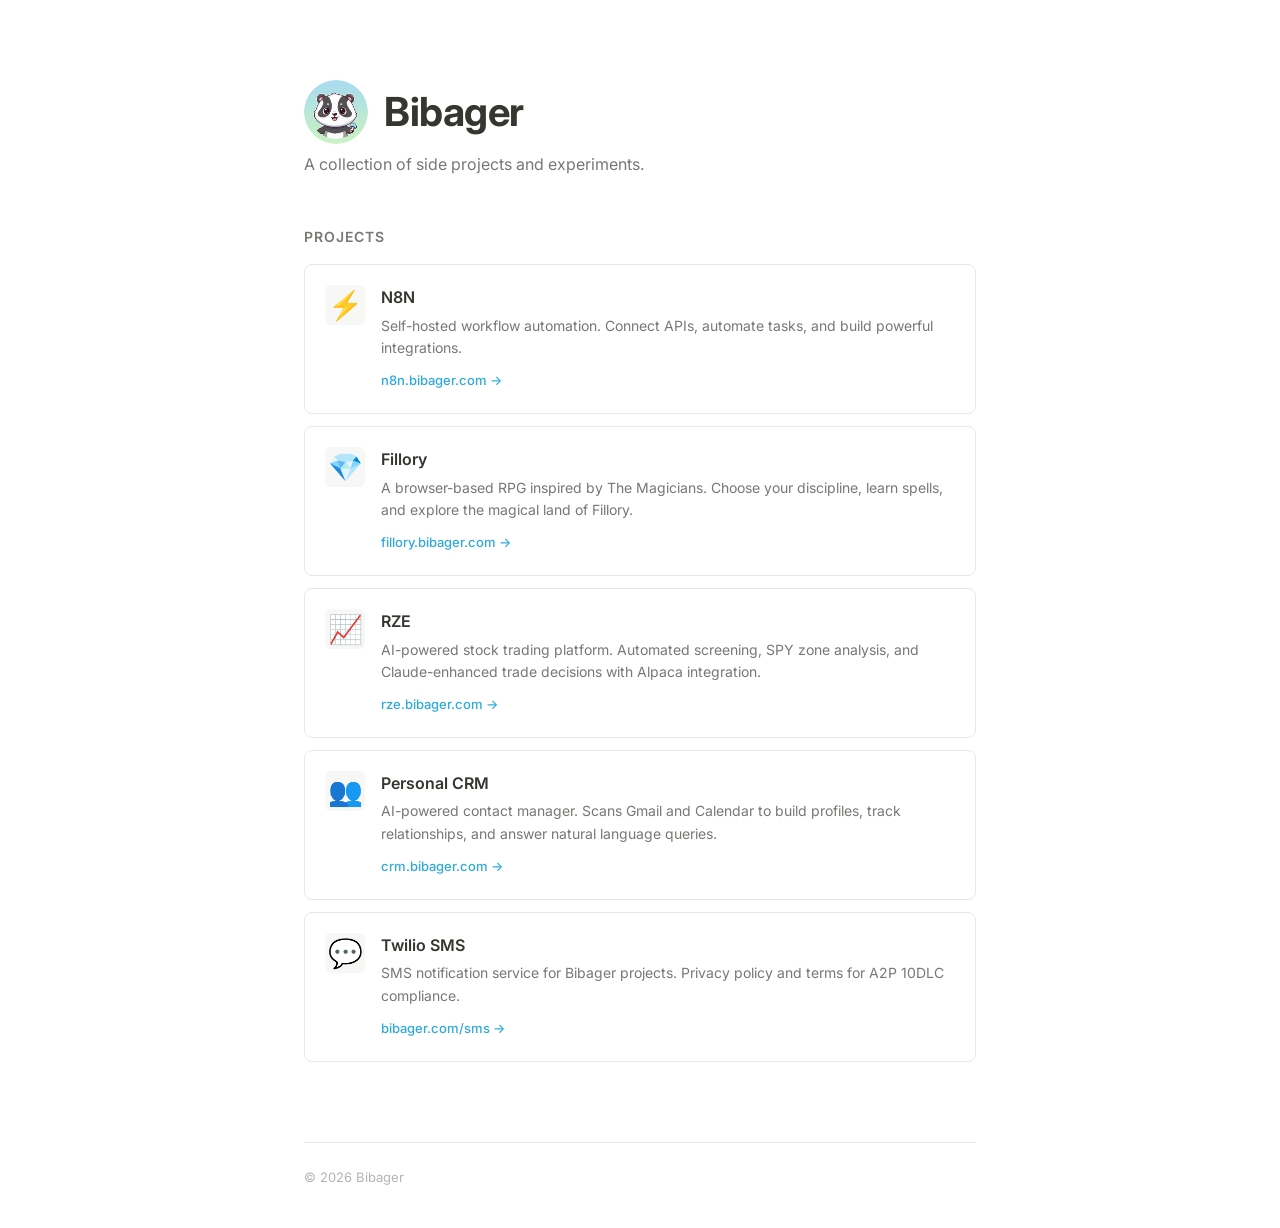
<file: index.html>
<!DOCTYPE html>
<html lang="en">
<head>
    <meta charset="UTF-8">
    <meta name="viewport" content="width=device-width, initial-scale=1.0">
    <title>Bibager - Side Projects Hub</title>
    <link rel="preconnect" href="https://fonts.googleapis.com">
    <link rel="preconnect" href="https://fonts.gstatic.com" crossorigin>
    <link href="https://fonts.googleapis.com/css2?family=Inter:wght@400;500;600;700&display=swap" rel="stylesheet">
    <link rel="stylesheet" href="style.css">
</head>
<body>
    <div class="container">
        <header>
            <div class="header-title">
                <img src="mascot.png" alt="Bibager mascot" class="mascot">
                <h1>Bibager</h1>
            </div>
            <p class="subtitle">A collection of side projects and experiments.</p>
        </header>

        <section class="projects">
            <h2>Projects</h2>
            <div class="project-grid">

                <a href="https://n8n.bibager.com" class="project-card" target="_blank">
                    <div class="card-icon">&#9889;</div>
                    <div class="card-content">
                        <h3>N8N</h3>
                        <p>Self-hosted workflow automation. Connect APIs, automate tasks, and build powerful integrations.</p>
                        <span class="card-link">n8n.bibager.com &rarr;</span>
                    </div>
                </a>

                <a href="https://fillory.bibager.com" class="project-card" target="_blank">
                    <div class="card-icon">&#128142;</div>
                    <div class="card-content">
                        <h3>Fillory</h3>
                        <p>A browser-based RPG inspired by The Magicians. Choose your discipline, learn spells, and explore the magical land of Fillory.</p>
                        <span class="card-link">fillory.bibager.com &rarr;</span>
                    </div>
                </a>

                <a href="https://rze.bibager.com" class="project-card" target="_blank">
                    <div class="card-icon">&#128200;</div>
                    <div class="card-content">
                        <h3>RZE</h3>
                        <p>AI-powered stock trading platform. Automated screening, SPY zone analysis, and Claude-enhanced trade decisions with Alpaca integration.</p>
                        <span class="card-link">rze.bibager.com &rarr;</span>
                    </div>
                </a>

                <a href="https://crm.bibager.com" class="project-card" target="_blank">
                    <div class="card-icon">&#128101;</div>
                    <div class="card-content">
                        <h3>Personal CRM</h3>
                        <p>AI-powered contact manager. Scans Gmail and Calendar to build profiles, track relationships, and answer natural language queries.</p>
                        <span class="card-link">crm.bibager.com &rarr;</span>
                    </div>
                </a>

                <a href="sms/" class="project-card">
                    <div class="card-icon">&#128172;</div>
                    <div class="card-content">
                        <h3>Twilio SMS</h3>
                        <p>SMS notification service for Bibager projects. Privacy policy and terms for A2P 10DLC compliance.</p>
                        <span class="card-link">bibager.com/sms &rarr;</span>
                    </div>
                </a>

            </div>
        </section>

        <footer>
            <p>&copy; 2026 Bibager</p>
        </footer>
    </div>
</body>
</html>
</file>
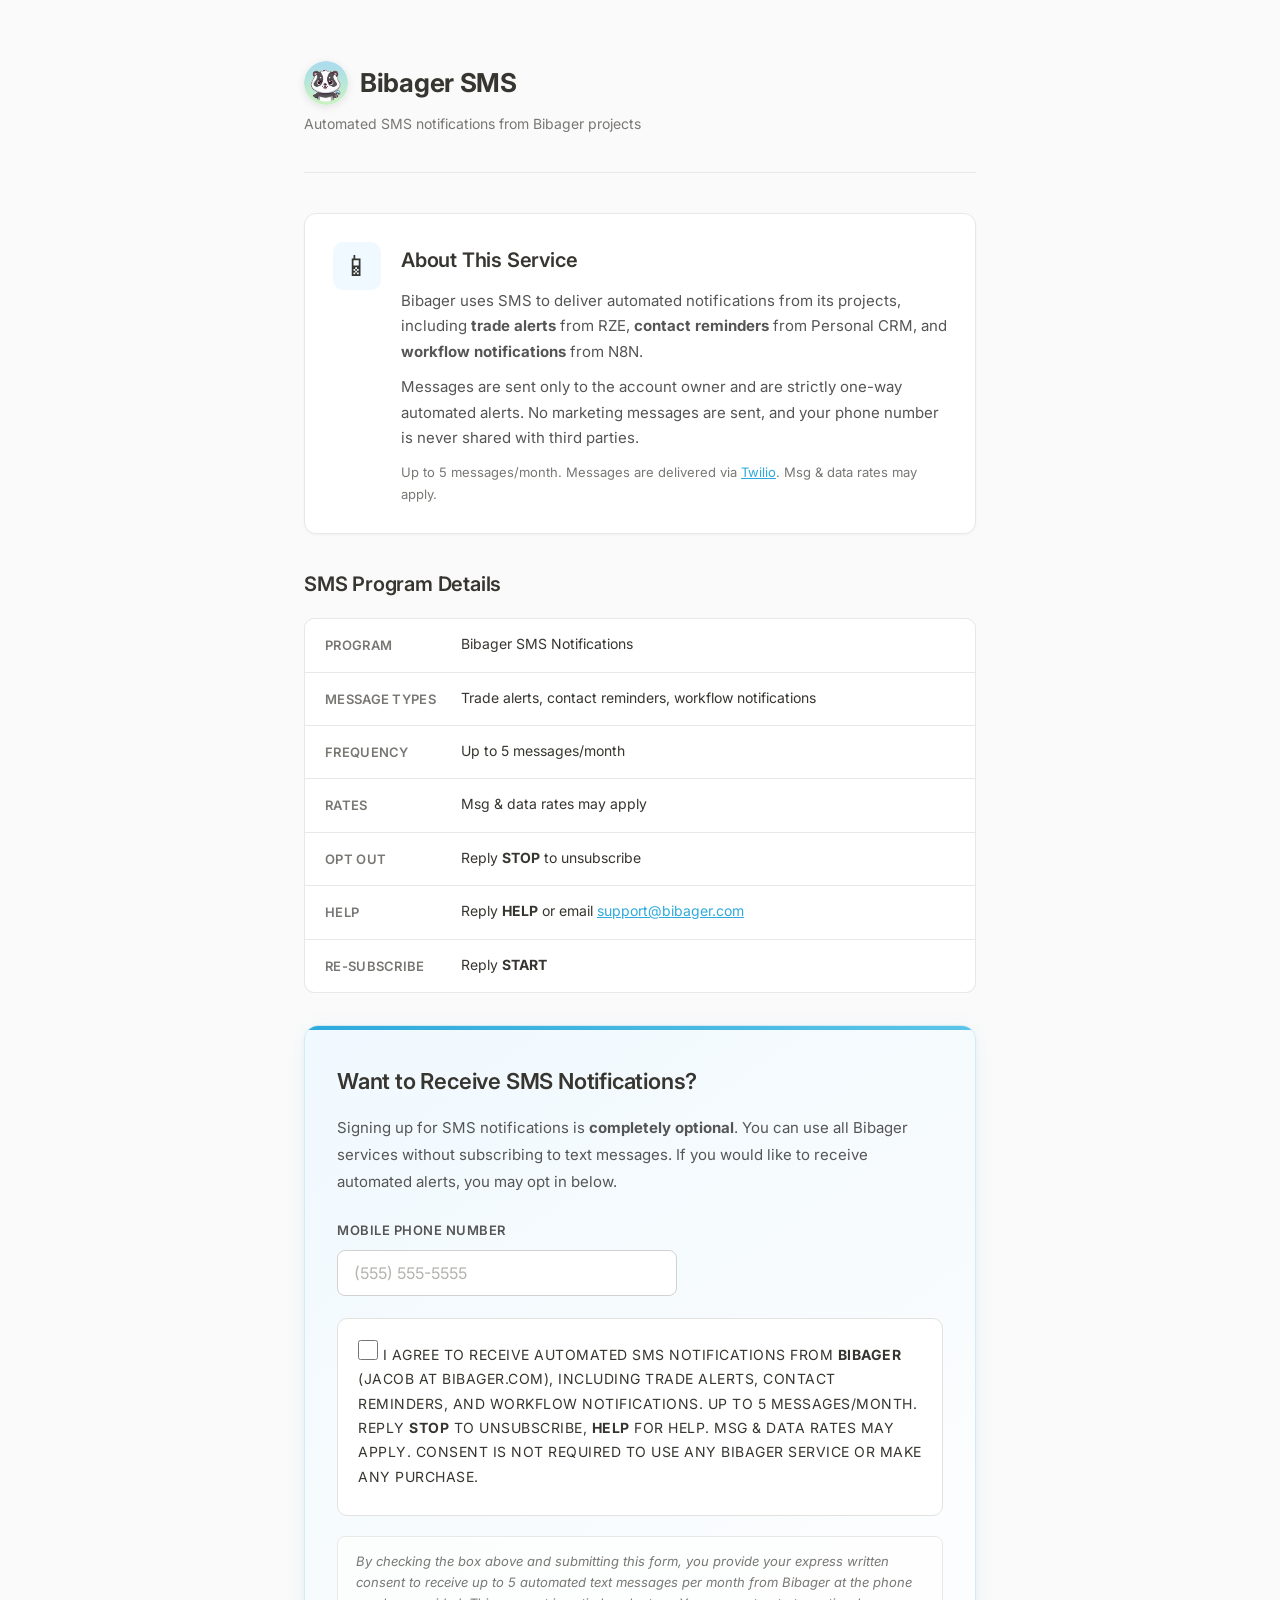
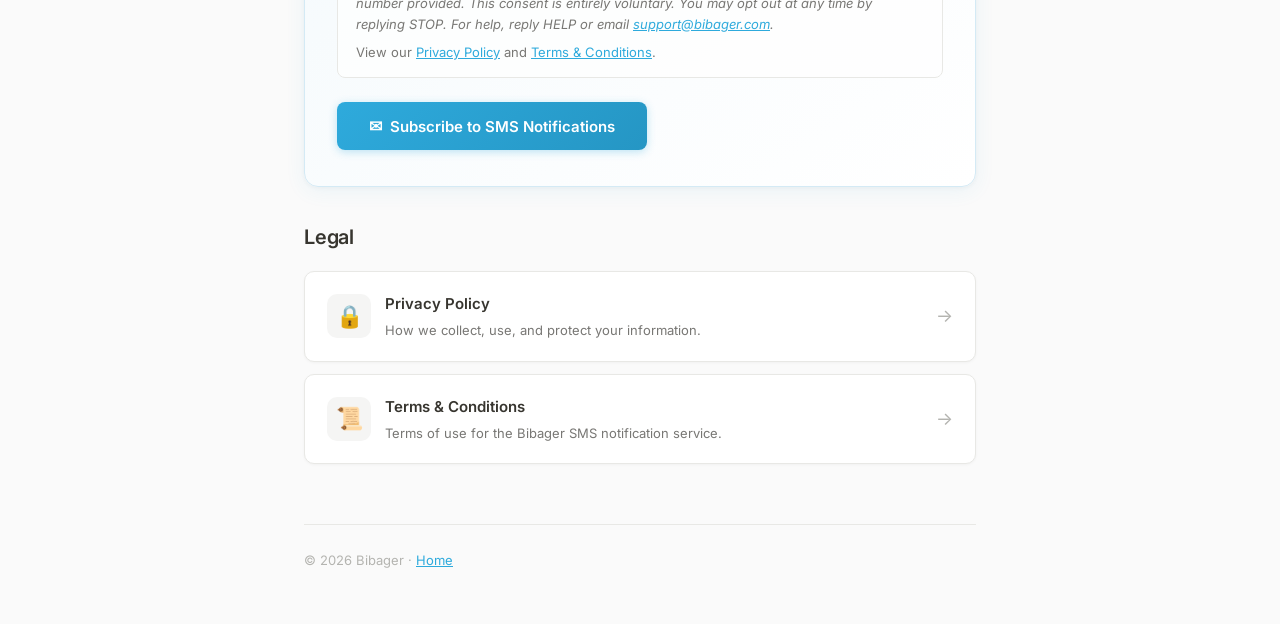
<file: sms/index.html>
<!DOCTYPE html>
<html lang="en">
<head>
    <meta charset="UTF-8">
    <meta name="viewport" content="width=device-width, initial-scale=1.0">
    <title>Bibager SMS Notifications</title>
    <link rel="preconnect" href="https://fonts.googleapis.com">
    <link rel="preconnect" href="https://fonts.gstatic.com" crossorigin>
    <link href="https://fonts.googleapis.com/css2?family=Inter:wght@400;500;600;700&display=swap" rel="stylesheet">
    <link rel="stylesheet" href="sms-style.css?v=3">
</head>
<body>
    <div class="container">
        <header>
            <div class="header-title">
                <a href="/">
                    <img src="../mascot.png" alt="Bibager mascot" class="mascot">
                    <h1>Bibager SMS</h1>
                </a>
            </div>
            <p class="subtitle">Automated SMS notifications from Bibager projects</p>
        </header>

        <section class="about-section">
            <div class="about-icon">&#x1F4F1;&#xFE0E;</div>
            <div class="about-content">
                <h2>About This Service</h2>
                <p>Bibager uses SMS to deliver automated notifications from its projects, including <strong>trade alerts</strong> from RZE, <strong>contact reminders</strong> from Personal CRM, and <strong>workflow notifications</strong> from N8N.</p>
                <p>Messages are sent only to the account owner and are strictly one-way automated alerts. No marketing messages are sent, and your phone number is never shared with third parties.</p>
                <p class="twilio-note">Up to 5 messages/month. Messages are delivered via <a href="https://www.twilio.com" target="_blank">Twilio</a>. Msg &amp; data rates may apply.</p>
            </div>
        </section>

        <section class="program-details">
            <h2>SMS Program Details</h2>
            <div class="details-grid">
                <div class="detail-item">
                    <span class="detail-label">Program</span>
                    <span class="detail-value">Bibager SMS Notifications</span>
                </div>
                <div class="detail-item">
                    <span class="detail-label">Message Types</span>
                    <span class="detail-value">Trade alerts, contact reminders, workflow notifications</span>
                </div>
                <div class="detail-item">
                    <span class="detail-label">Frequency</span>
                    <span class="detail-value">Up to 5 messages/month</span>
                </div>
                <div class="detail-item">
                    <span class="detail-label">Rates</span>
                    <span class="detail-value">Msg &amp; data rates may apply</span>
                </div>
                <div class="detail-item">
                    <span class="detail-label">Opt Out</span>
                    <span class="detail-value">Reply <strong>STOP</strong> to unsubscribe</span>
                </div>
                <div class="detail-item">
                    <span class="detail-label">Help</span>
                    <span class="detail-value">Reply <strong>HELP</strong> or email <a href="mailto:support@bibager.com">support@bibager.com</a></span>
                </div>
                <div class="detail-item">
                    <span class="detail-label">Re-subscribe</span>
                    <span class="detail-value">Reply <strong>START</strong></span>
                </div>
            </div>
        </section>

        <!-- Optional Opt-In Consent Form -->
        <div class="opt-in-section">
            <div class="opt-in-header">
                <h2>Want to Receive SMS Notifications?</h2>
                <p>Signing up for SMS notifications is <strong>completely optional</strong>. You can use all Bibager services without subscribing to text messages. If you would like to receive automated alerts, you may opt in below.</p>
            </div>

            <form class="opt-in-form" action="#" method="POST">
                <div class="form-group">
                    <label for="phone">Mobile Phone Number</label>
                    <input type="tel" id="phone" name="phone" placeholder="(555) 555-5555">
                </div>

                <div class="form-group consent-group">
                    <label class="checkbox-label">
                        <input type="checkbox" id="sms-consent" name="sms_consent">
                        <span class="consent-text">I agree to receive automated SMS notifications from <strong>Bibager</strong> (Jacob at bibager.com), including trade alerts, contact reminders, and workflow notifications. Up to 5 messages/month. Reply <strong>STOP</strong> to unsubscribe, <strong>HELP</strong> for help. Msg &amp; data rates may apply. Consent is not required to use any Bibager service or make any purchase.</span>
                    </label>
                </div>

                <div class="form-disclosures">
                    <p>By checking the box above and submitting this form, you provide your express written consent to receive up to 5 automated text messages per month from Bibager at the phone number provided. This consent is entirely voluntary. You may opt out at any time by replying STOP. For help, reply HELP or email <a href="mailto:support@bibager.com">support@bibager.com</a>.</p>
                    <p>View our <a href="privacy-policy.html">Privacy Policy</a> and <a href="terms-and-conditions.html">Terms &amp; Conditions</a>.</p>
                </div>

                <button type="submit" class="opt-in-button">
                    <span class="btn-icon">&#x2709;&#xFE0E;</span>
                    Subscribe to SMS Notifications
                </button>
            </form>
        </div>

        <section class="legal-section">
            <h2>Legal</h2>
            <div class="page-links">
                <a href="privacy-policy.html" class="page-link">
                    <span class="page-link-icon">&#128274;</span>
                    <div class="page-link-text">
                        <h3>Privacy Policy</h3>
                        <p>How we collect, use, and protect your information.</p>
                    </div>
                    <span class="page-link-arrow">&rarr;</span>
                </a>
                <a href="terms-and-conditions.html" class="page-link">
                    <span class="page-link-icon">&#128220;</span>
                    <div class="page-link-text">
                        <h3>Terms &amp; Conditions</h3>
                        <p>Terms of use for the Bibager SMS notification service.</p>
                    </div>
                    <span class="page-link-arrow">&rarr;</span>
                </a>
            </div>
        </section>

        <footer>
            <p>&copy; 2026 Bibager &middot; <a href="/">Home</a></p>
        </footer>
    </div>
</body>
</html>
</file>
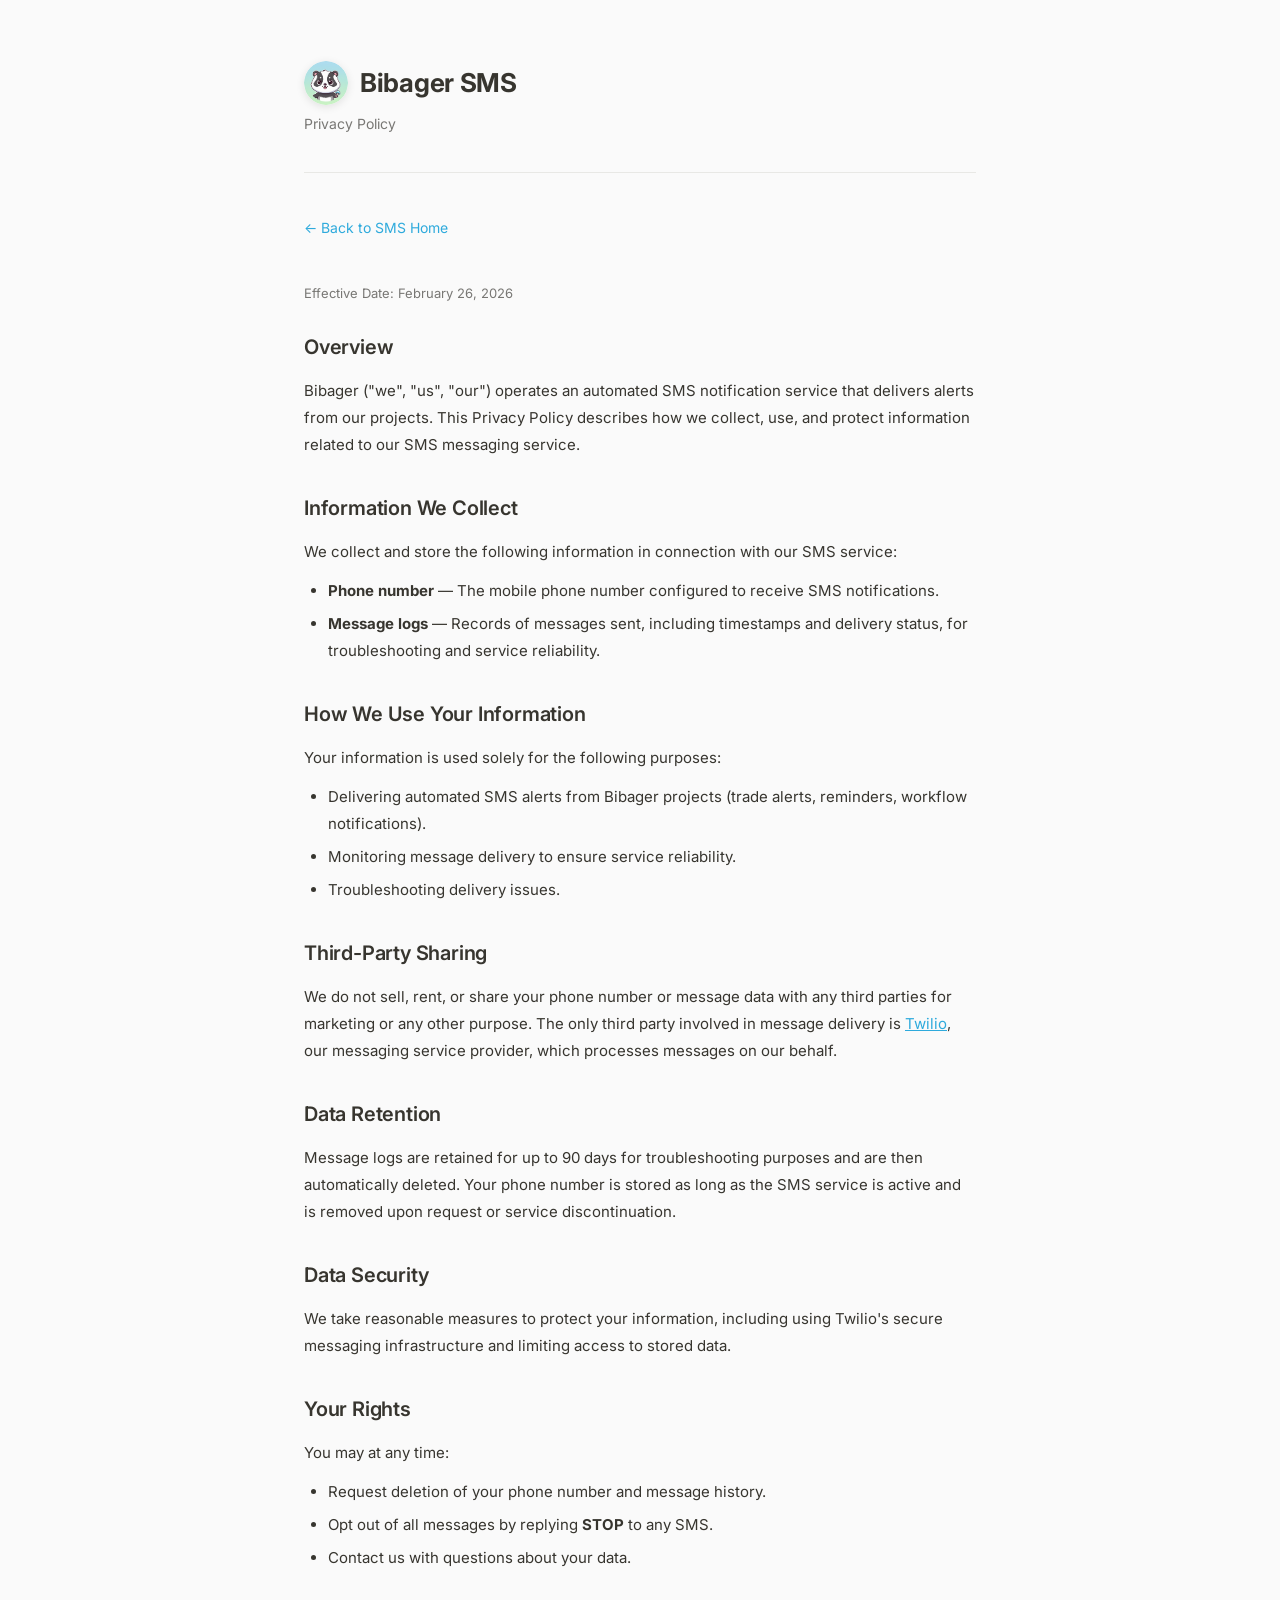
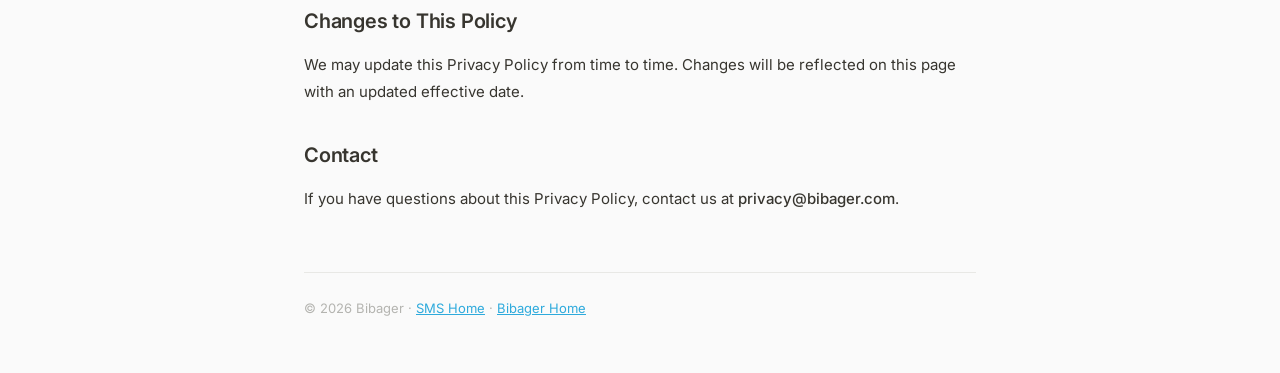
<file: sms/privacy-policy.html>
<!DOCTYPE html>
<html lang="en">
<head>
    <meta charset="UTF-8">
    <meta name="viewport" content="width=device-width, initial-scale=1.0">
    <title>Privacy Policy - Bibager SMS</title>
    <link rel="preconnect" href="https://fonts.googleapis.com">
    <link rel="preconnect" href="https://fonts.gstatic.com" crossorigin>
    <link href="https://fonts.googleapis.com/css2?family=Inter:wght@400;500;600;700&display=swap" rel="stylesheet">
    <link rel="stylesheet" href="sms-style.css?v=3">
</head>
<body>
    <div class="container">
        <header>
            <div class="header-title">
                <a href="/">
                    <img src="../mascot.png" alt="Bibager mascot" class="mascot">
                    <h1>Bibager SMS</h1>
                </a>
            </div>
            <p class="subtitle">Privacy Policy</p>
        </header>

        <nav>
            <a href="index.html">&larr; Back to SMS Home</a>
        </nav>

        <p class="effective-date">Effective Date: February 26, 2026</p>

        <h2>Overview</h2>
        <p>Bibager ("we", "us", "our") operates an automated SMS notification service that delivers alerts from our projects. This Privacy Policy describes how we collect, use, and protect information related to our SMS messaging service.</p>

        <h2>Information We Collect</h2>
        <p>We collect and store the following information in connection with our SMS service:</p>
        <ul>
            <li><strong>Phone number</strong> — The mobile phone number configured to receive SMS notifications.</li>
            <li><strong>Message logs</strong> — Records of messages sent, including timestamps and delivery status, for troubleshooting and service reliability.</li>
        </ul>

        <h2>How We Use Your Information</h2>
        <p>Your information is used solely for the following purposes:</p>
        <ul>
            <li>Delivering automated SMS alerts from Bibager projects (trade alerts, reminders, workflow notifications).</li>
            <li>Monitoring message delivery to ensure service reliability.</li>
            <li>Troubleshooting delivery issues.</li>
        </ul>

        <h2>Third-Party Sharing</h2>
        <p>We do not sell, rent, or share your phone number or message data with any third parties for marketing or any other purpose. The only third party involved in message delivery is <a href="https://www.twilio.com/legal/privacy" target="_blank">Twilio</a>, our messaging service provider, which processes messages on our behalf.</p>

        <h2>Data Retention</h2>
        <p>Message logs are retained for up to 90 days for troubleshooting purposes and are then automatically deleted. Your phone number is stored as long as the SMS service is active and is removed upon request or service discontinuation.</p>

        <h2>Data Security</h2>
        <p>We take reasonable measures to protect your information, including using Twilio's secure messaging infrastructure and limiting access to stored data.</p>

        <h2>Your Rights</h2>
        <p>You may at any time:</p>
        <ul>
            <li>Request deletion of your phone number and message history.</li>
            <li>Opt out of all messages by replying <strong>STOP</strong> to any SMS.</li>
            <li>Contact us with questions about your data.</li>
        </ul>

        <h2>Changes to This Policy</h2>
        <p>We may update this Privacy Policy from time to time. Changes will be reflected on this page with an updated effective date.</p>

        <h2>Contact</h2>
        <p>If you have questions about this Privacy Policy, contact us at <span class="contact-email">privacy@bibager.com</span>.</p>

        <footer>
            <p>&copy; 2026 Bibager &middot; <a href="index.html">SMS Home</a> &middot; <a href="/">Bibager Home</a></p>
        </footer>
    </div>
</body>
</html>
</file>
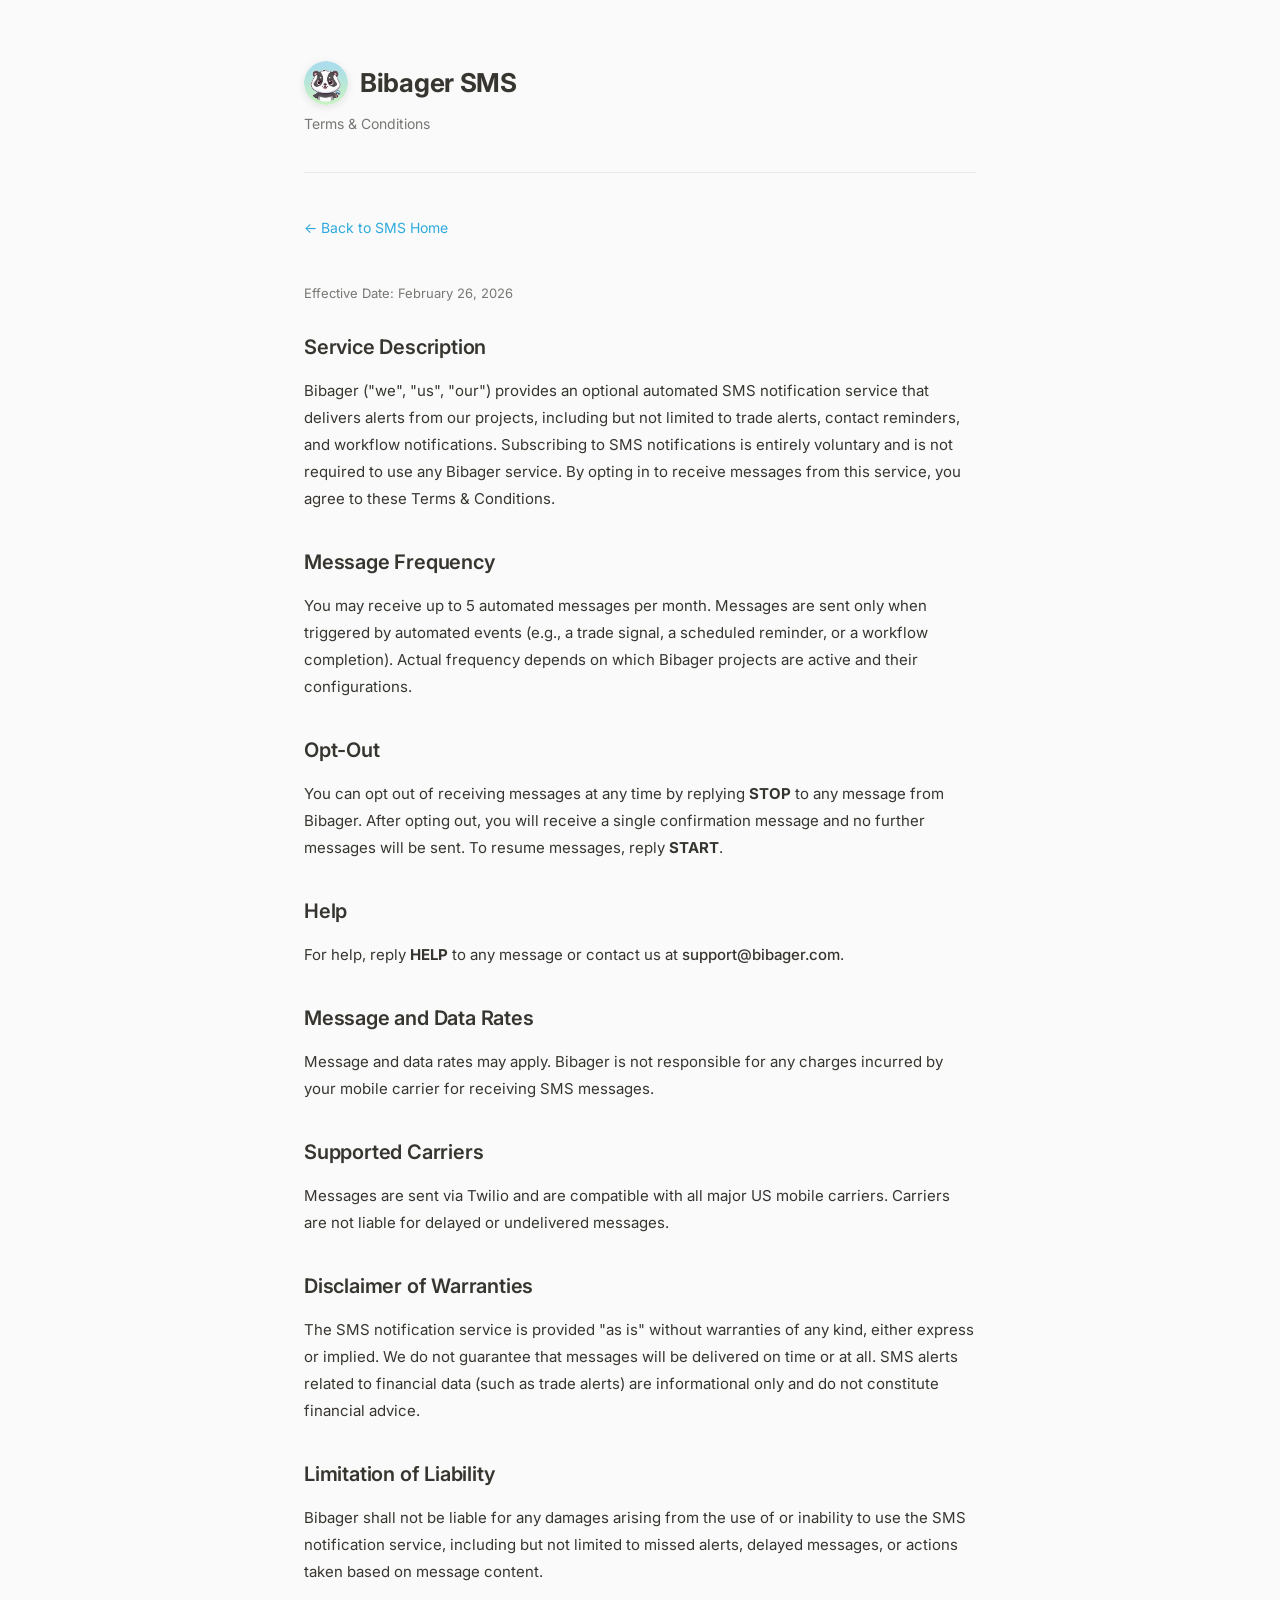
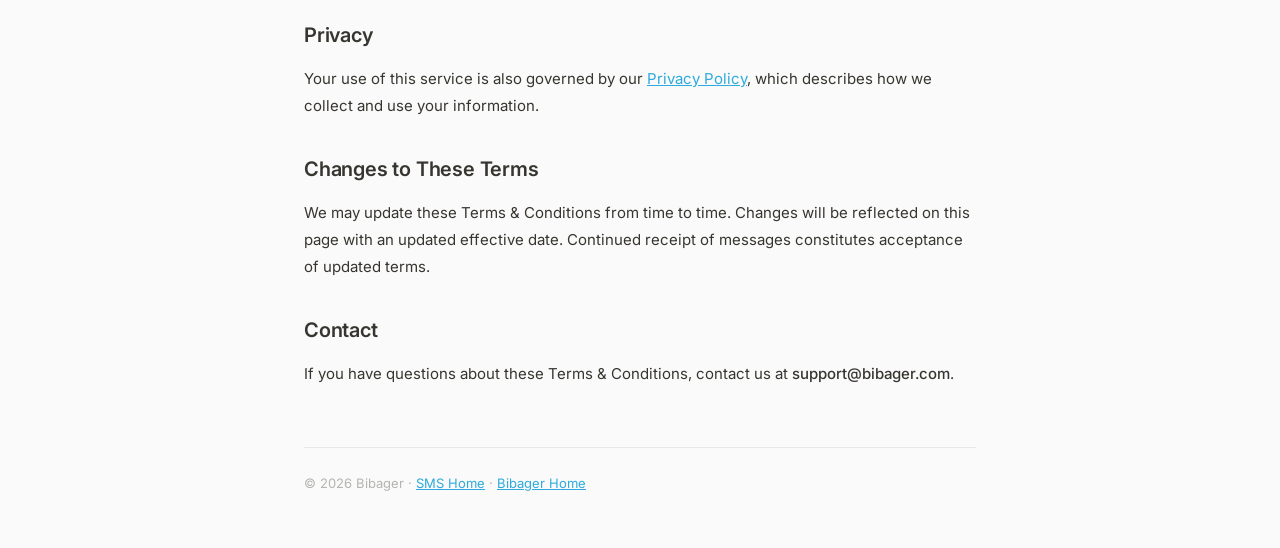
<file: sms/terms-and-conditions.html>
<!DOCTYPE html>
<html lang="en">
<head>
    <meta charset="UTF-8">
    <meta name="viewport" content="width=device-width, initial-scale=1.0">
    <title>Terms &amp; Conditions - Bibager SMS</title>
    <link rel="preconnect" href="https://fonts.googleapis.com">
    <link rel="preconnect" href="https://fonts.gstatic.com" crossorigin>
    <link href="https://fonts.googleapis.com/css2?family=Inter:wght@400;500;600;700&display=swap" rel="stylesheet">
    <link rel="stylesheet" href="sms-style.css?v=3">
</head>
<body>
    <div class="container">
        <header>
            <div class="header-title">
                <a href="/">
                    <img src="../mascot.png" alt="Bibager mascot" class="mascot">
                    <h1>Bibager SMS</h1>
                </a>
            </div>
            <p class="subtitle">Terms &amp; Conditions</p>
        </header>

        <nav>
            <a href="index.html">&larr; Back to SMS Home</a>
        </nav>

        <p class="effective-date">Effective Date: February 26, 2026</p>

        <h2>Service Description</h2>
        <p>Bibager ("we", "us", "our") provides an optional automated SMS notification service that delivers alerts from our projects, including but not limited to trade alerts, contact reminders, and workflow notifications. Subscribing to SMS notifications is entirely voluntary and is not required to use any Bibager service. By opting in to receive messages from this service, you agree to these Terms &amp; Conditions.</p>

        <h2>Message Frequency</h2>
        <p>You may receive up to 5 automated messages per month. Messages are sent only when triggered by automated events (e.g., a trade signal, a scheduled reminder, or a workflow completion). Actual frequency depends on which Bibager projects are active and their configurations.</p>

        <h2>Opt-Out</h2>
        <p>You can opt out of receiving messages at any time by replying <strong>STOP</strong> to any message from Bibager. After opting out, you will receive a single confirmation message and no further messages will be sent. To resume messages, reply <strong>START</strong>.</p>

        <h2>Help</h2>
        <p>For help, reply <strong>HELP</strong> to any message or contact us at <span class="contact-email">support@bibager.com</span>.</p>

        <h2>Message and Data Rates</h2>
        <p>Message and data rates may apply. Bibager is not responsible for any charges incurred by your mobile carrier for receiving SMS messages.</p>

        <h2>Supported Carriers</h2>
        <p>Messages are sent via Twilio and are compatible with all major US mobile carriers. Carriers are not liable for delayed or undelivered messages.</p>

        <h2>Disclaimer of Warranties</h2>
        <p>The SMS notification service is provided "as is" without warranties of any kind, either express or implied. We do not guarantee that messages will be delivered on time or at all. SMS alerts related to financial data (such as trade alerts) are informational only and do not constitute financial advice.</p>

        <h2>Limitation of Liability</h2>
        <p>Bibager shall not be liable for any damages arising from the use of or inability to use the SMS notification service, including but not limited to missed alerts, delayed messages, or actions taken based on message content.</p>

        <h2>Privacy</h2>
        <p>Your use of this service is also governed by our <a href="privacy-policy.html">Privacy Policy</a>, which describes how we collect and use your information.</p>

        <h2>Changes to These Terms</h2>
        <p>We may update these Terms &amp; Conditions from time to time. Changes will be reflected on this page with an updated effective date. Continued receipt of messages constitutes acceptance of updated terms.</p>

        <h2>Contact</h2>
        <p>If you have questions about these Terms &amp; Conditions, contact us at <span class="contact-email">support@bibager.com</span>.</p>

        <footer>
            <p>&copy; 2026 Bibager &middot; <a href="index.html">SMS Home</a> &middot; <a href="/">Bibager Home</a></p>
        </footer>
    </div>
</body>
</html>
</file>
<file: style.css>
* {
    margin: 0;
    padding: 0;
    box-sizing: border-box;
}

body {
    font-family: 'Inter', -apple-system, BlinkMacSystemFont, 'Segoe UI', sans-serif;
    background-color: #ffffff;
    color: #37352f;
    line-height: 1.6;
    -webkit-font-smoothing: antialiased;
}

.container {
    max-width: 720px;
    margin: 0 auto;
    padding: 80px 24px 40px;
}

header {
    margin-bottom: 48px;
}

.header-title {
    display: flex;
    align-items: center;
    gap: 16px;
    margin-bottom: 8px;
}

.mascot {
    width: 64px;
    height: 64px;
    border-radius: 50%;
    object-fit: cover;
    flex-shrink: 0;
}

header h1 {
    font-size: 40px;
    font-weight: 700;
    letter-spacing: -0.5px;
    margin-bottom: 0;
}

.subtitle {
    font-size: 16px;
    color: #787774;
}

.projects h2 {
    font-size: 14px;
    font-weight: 600;
    text-transform: uppercase;
    letter-spacing: 1px;
    color: #787774;
    margin-bottom: 16px;
}

.project-grid {
    display: flex;
    flex-direction: column;
    gap: 12px;
}

.project-card {
    display: flex;
    align-items: flex-start;
    gap: 16px;
    padding: 20px;
    border: 1px solid #e8e8e5;
    border-radius: 8px;
    text-decoration: none;
    color: inherit;
    transition: background-color 0.15s ease, box-shadow 0.15s ease;
}

a.project-card:hover {
    background-color: #fafafa;
    box-shadow: 0 1px 3px rgba(0, 0, 0, 0.04);
}

.project-card.coming-soon {
    opacity: 0.55;
    border-style: dashed;
}

.card-icon {
    font-size: 28px;
    line-height: 1;
    flex-shrink: 0;
    width: 40px;
    height: 40px;
    display: flex;
    align-items: center;
    justify-content: center;
    background: #f7f7f5;
    border-radius: 6px;
}

.card-content h3 {
    font-size: 16px;
    font-weight: 600;
    margin-bottom: 4px;
}

.card-content p {
    font-size: 14px;
    color: #787774;
    margin-bottom: 8px;
}

.card-link {
    font-size: 13px;
    font-weight: 500;
    color: #2eaadc;
}

footer {
    margin-top: 80px;
    padding-top: 24px;
    border-top: 1px solid #e8e8e5;
}

footer p {
    font-size: 13px;
    color: #b4b4b0;
}

@media (max-width: 480px) {
    .container {
        padding: 48px 16px 32px;
    }

    .mascot {
        width: 48px;
        height: 48px;
    }

    header h1 {
        font-size: 32px;
    }

    .project-card {
        padding: 16px;
    }
}
</file>
<file: sms/sms-style.css>
* {
    margin: 0;
    padding: 0;
    box-sizing: border-box;
}

body {
    font-family: 'Inter', -apple-system, BlinkMacSystemFont, 'Segoe UI', sans-serif;
    background-color: #fafafa;
    color: #37352f;
    line-height: 1.8;
    -webkit-font-smoothing: antialiased;
}

.container {
    max-width: 720px;
    margin: 0 auto;
    padding: 60px 24px 40px;
}

/* Header */
header {
    margin-bottom: 40px;
    padding-bottom: 24px;
    border-bottom: 1px solid #e8e8e5;
}

.header-title {
    display: flex;
    align-items: center;
    gap: 12px;
    margin-bottom: 4px;
}

.header-title a {
    display: flex;
    align-items: center;
    gap: 12px;
    text-decoration: none;
    color: inherit;
}

.mascot {
    width: 44px;
    height: 44px;
    border-radius: 50%;
    object-fit: cover;
    flex-shrink: 0;
    box-shadow: 0 2px 8px rgba(0, 0, 0, 0.1);
}

header h1 {
    font-size: 26px;
    font-weight: 700;
    letter-spacing: -0.3px;
}

.subtitle {
    font-size: 14px;
    color: #787774;
    margin-top: 2px;
}

/* Navigation */
nav {
    margin-bottom: 40px;
}

nav a {
    font-size: 14px;
    color: #2eaadc;
    text-decoration: none;
    margin-right: 20px;
}

nav a:hover {
    text-decoration: underline;
}

/* Typography */
h2 {
    font-size: 20px;
    font-weight: 600;
    margin: 32px 0 12px;
    letter-spacing: -0.2px;
}

h2:first-of-type {
    margin-top: 0;
}

p {
    font-size: 15px;
    color: #37352f;
    margin-bottom: 12px;
}

a {
    color: #2eaadc;
}

.effective-date {
    font-size: 13px;
    color: #787774;
    margin-bottom: 24px;
}

.contact-email {
    font-weight: 500;
}

/* About Section */
.about-section {
    display: flex;
    gap: 20px;
    padding: 28px;
    background-color: #ffffff;
    border: 1px solid #e8e8e5;
    border-radius: 12px;
    margin-bottom: 12px;
    box-shadow: 0 1px 3px rgba(0, 0, 0, 0.04);
}

.about-icon {
    font-size: 28px;
    flex-shrink: 0;
    width: 48px;
    height: 48px;
    display: flex;
    align-items: center;
    justify-content: center;
    background-color: #f0f9ff;
    border-radius: 10px;
}

.about-content h2 {
    margin-top: 0;
    margin-bottom: 10px;
}

.about-content p {
    margin-bottom: 10px;
    color: #555;
    line-height: 1.7;
}

.about-content p:last-child {
    margin-bottom: 0;
}

.twilio-note {
    font-size: 13px;
    color: #787774 !important;
    margin-top: 4px;
}

/* Opt-In Form Section */
.opt-in-section {
    margin: 32px 0;
    padding: 36px 32px;
    border: 1px solid #d4eaf5;
    border-radius: 14px;
    background: linear-gradient(145deg, #f0f9ff 0%, #f7fbfd 50%, #ffffff 100%);
    box-shadow: 0 4px 20px rgba(46, 170, 220, 0.08), 0 1px 4px rgba(0, 0, 0, 0.04);
    position: relative;
    overflow: hidden;
}

.opt-in-section::before {
    content: '';
    position: absolute;
    top: 0;
    left: 0;
    right: 0;
    height: 4px;
    background: linear-gradient(90deg, #2eaadc, #5bc4e8);
}

.opt-in-header h2 {
    margin-top: 0;
    color: #37352f;
    font-size: 22px;
}

.opt-in-header p {
    color: #555;
    margin-bottom: 0;
}

.opt-in-form {
    margin-top: 24px;
}

.form-group {
    margin-bottom: 22px;
}

.form-group > label {
    display: block;
    font-size: 13px;
    font-weight: 600;
    color: #555;
    margin-bottom: 8px;
    text-transform: uppercase;
    letter-spacing: 0.5px;
}

.form-group input[type="tel"] {
    width: 100%;
    max-width: 340px;
    padding: 12px 16px;
    font-family: 'Inter', sans-serif;
    font-size: 16px;
    border: 1px solid #d1d1cf;
    border-radius: 8px;
    background-color: #ffffff;
    color: #37352f;
    outline: none;
    transition: border-color 0.15s ease, box-shadow 0.15s ease;
}

.form-group input[type="tel"]::placeholder {
    color: #b4b4b0;
}

.form-group input[type="tel"]:focus {
    border-color: #2eaadc;
    box-shadow: 0 0 0 3px rgba(46, 170, 220, 0.15);
}

.consent-group {
    margin-bottom: 20px;
    padding: 18px 20px;
    background-color: #ffffff;
    border: 1px solid #e2e2df;
    border-radius: 10px;
}

.checkbox-label {
    display: flex;
    align-items: flex-start;
    gap: 12px;
    cursor: pointer;
    font-weight: 400 !important;
}

.checkbox-label input[type="checkbox"] {
    margin-top: 3px;
    width: 20px;
    height: 20px;
    flex-shrink: 0;
    accent-color: #2eaadc;
    cursor: pointer;
}

.consent-text {
    font-size: 14px;
    line-height: 1.65;
    color: #37352f;
}

.form-disclosures {
    margin-bottom: 24px;
    padding: 14px 18px;
    background-color: rgba(255, 255, 255, 0.7);
    border: 1px solid #e8e8e5;
    border-radius: 8px;
}

.form-disclosures p {
    font-size: 13px;
    color: #787774;
    margin-bottom: 8px;
    line-height: 1.6;
    font-style: italic;
}

.form-disclosures p:last-child {
    margin-bottom: 0;
    font-style: normal;
}

.opt-in-button {
    display: inline-flex;
    align-items: center;
    gap: 8px;
    padding: 14px 32px;
    font-family: 'Inter', sans-serif;
    font-size: 15px;
    font-weight: 600;
    color: #ffffff;
    background: linear-gradient(135deg, #2eaadc, #2596c4);
    border: none;
    border-radius: 8px;
    cursor: pointer;
    transition: transform 0.1s ease, box-shadow 0.15s ease;
    box-shadow: 0 2px 8px rgba(46, 170, 220, 0.3);
}

.opt-in-button:hover {
    box-shadow: 0 4px 16px rgba(46, 170, 220, 0.35);
    transform: translateY(-1px);
}

.opt-in-button:active {
    transform: translateY(0);
    box-shadow: 0 1px 4px rgba(46, 170, 220, 0.2);
}

.btn-icon {
    font-size: 16px;
}

/* Program Details */
.program-details {
    margin: 32px 0;
}

.details-grid {
    display: flex;
    flex-direction: column;
    gap: 1px;
    background-color: #e8e8e5;
    border: 1px solid #e8e8e5;
    border-radius: 10px;
    overflow: hidden;
    margin-top: 16px;
}

.detail-item {
    display: flex;
    gap: 16px;
    padding: 14px 20px;
    background-color: #ffffff;
}

.detail-label {
    font-size: 13px;
    font-weight: 600;
    color: #787774;
    text-transform: uppercase;
    letter-spacing: 0.3px;
    min-width: 120px;
    flex-shrink: 0;
    padding-top: 1px;
}

.detail-value {
    font-size: 14px;
    color: #37352f;
    line-height: 1.5;
}

.detail-value a {
    color: #2eaadc;
}

/* Legal / Page Links */
.legal-section {
    margin: 32px 0;
}

.page-links {
    display: flex;
    flex-direction: column;
    gap: 12px;
    margin: 16px 0;
}

.page-link {
    display: flex;
    align-items: center;
    gap: 14px;
    padding: 18px 22px;
    border: 1px solid #e8e8e5;
    border-radius: 10px;
    text-decoration: none;
    color: inherit;
    background-color: #ffffff;
    transition: background-color 0.15s ease, box-shadow 0.15s ease, transform 0.1s ease;
    box-shadow: 0 1px 3px rgba(0, 0, 0, 0.04);
}

.page-link:hover {
    background-color: #fafafa;
    box-shadow: 0 3px 8px rgba(0, 0, 0, 0.06);
    transform: translateY(-1px);
}

.page-link-icon {
    font-size: 22px;
    width: 44px;
    height: 44px;
    display: flex;
    align-items: center;
    justify-content: center;
    background-color: #f5f5f4;
    border-radius: 10px;
    flex-shrink: 0;
}

.page-link-text {
    flex: 1;
}

.page-link-text h3 {
    font-size: 15px;
    font-weight: 600;
    margin-bottom: 2px;
    color: #37352f;
}

.page-link-text p {
    font-size: 13px;
    color: #787774;
    margin-bottom: 0;
}

.page-link-arrow {
    font-size: 18px;
    color: #b4b4b0;
    transition: color 0.15s ease, transform 0.15s ease;
}

.page-link:hover .page-link-arrow {
    color: #2eaadc;
    transform: translateX(2px);
}

/* Lists (for Privacy Policy / Terms pages) */
ul {
    margin: 12px 0 16px 24px;
    padding: 0;
    font-size: 15px;
    color: #37352f;
}

ul li {
    margin-bottom: 6px;
}

/* Footer */
footer {
    margin-top: 60px;
    padding-top: 24px;
    border-top: 1px solid #e8e8e5;
}

footer p {
    font-size: 13px;
    color: #b4b4b0;
}

/* Responsive */
@media (max-width: 480px) {
    .container {
        padding: 40px 16px 32px;
    }

    header h1 {
        font-size: 20px;
    }

    h2 {
        font-size: 18px;
    }

    .about-section {
        flex-direction: column;
        gap: 12px;
        padding: 20px;
    }

    .about-icon {
        width: 40px;
        height: 40px;
        font-size: 22px;
    }

    .opt-in-section {
        padding: 24px 20px;
    }

    .detail-item {
        flex-direction: column;
        gap: 4px;
        padding: 12px 16px;
    }

    .detail-label {
        min-width: unset;
    }

    .page-link-icon {
        width: 36px;
        height: 36px;
        font-size: 18px;
    }
}
</file>
